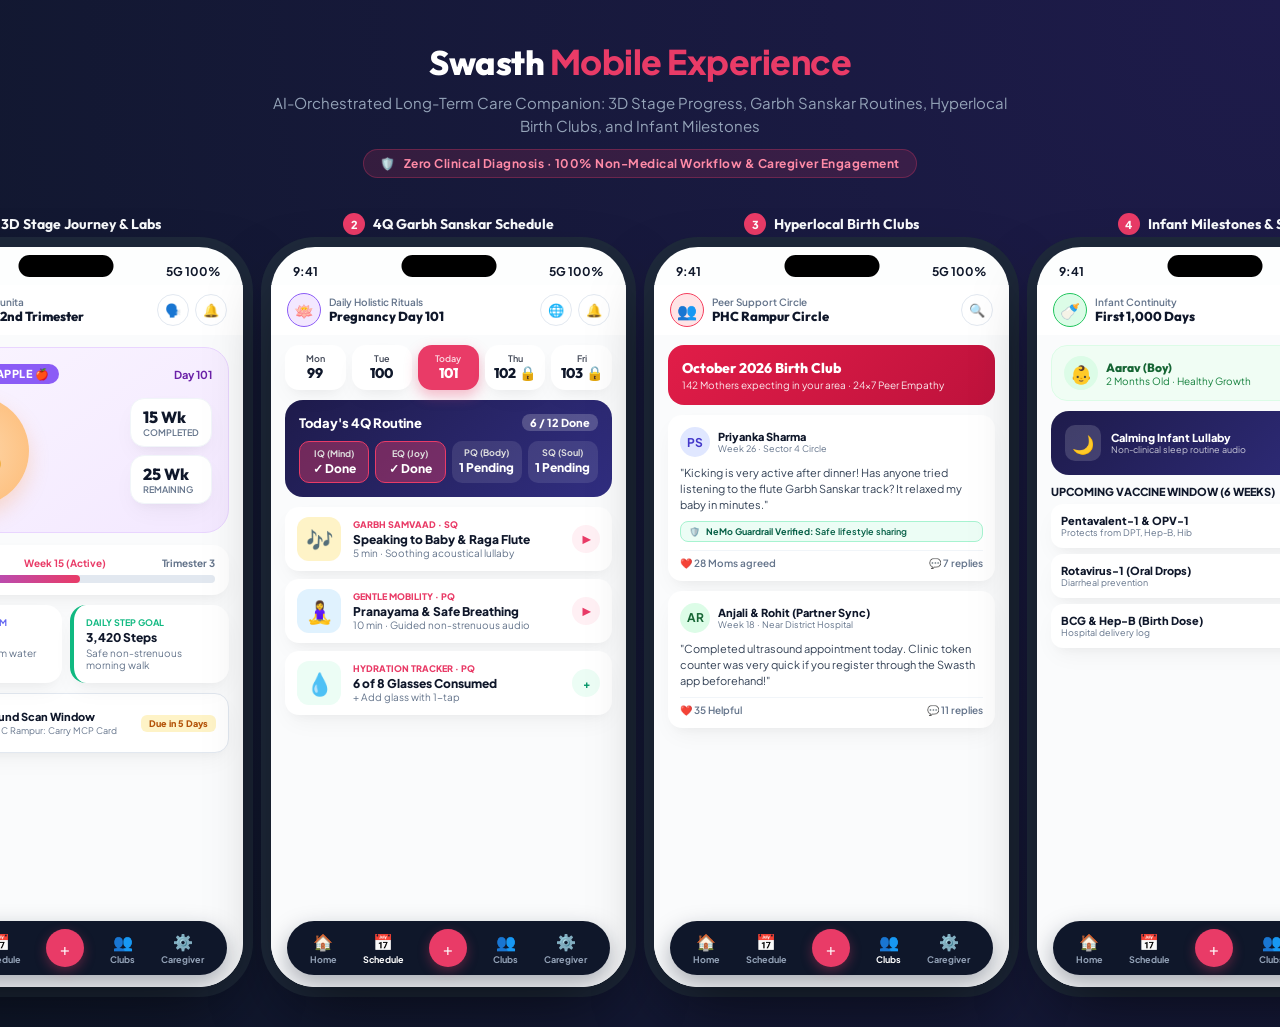
<file: assets/app_design/swasth_app_design.html>
<!DOCTYPE html>
<html lang="en">
<head>
<meta charset="UTF-8">
<meta name="viewport" content="width=device-width, initial-scale=1.0">
<title>Swasth - Next-Gen Maternal & Child Care App</title>
<link href="https://fonts.googleapis.com/css2?family=Plus+Jakarta+Sans:wght@400;500;600;700;800&family=Outfit:wght@400;500;600;700;800&display=swap" rel="stylesheet">
<style>
  :root {
    --primary: #E93B67;
    --primary-glow: rgba(233, 59, 103, 0.35);
    --primary-light: #FFF0F4;
    --secondary: #6366F1;
    --secondary-light: #EEF2FF;
    --lavender: #8B5CF6;
    --lavender-light: #F5F3FF;
    --mint: #10B981;
    --mint-light: #ECFDF5;
    --sky: #0EA5E9;
    --sky-light: #F0F9FF;
    --dark: #0F172A;
    --text-muted: #64748B;
    --card-bg: #FFFFFF;
    --border: #F1F5F9;
    --shadow-soft: 0 10px 25px -5px rgba(0, 0, 0, 0.05), 0 8px 10px -6px rgba(0, 0, 0, 0.03);
    --shadow-float: 0 20px 35px -10px rgba(99, 102, 241, 0.15);
  }

  * { box-sizing: border-box; margin: 0; padding: 0; font-family: 'Plus Jakarta Sans', sans-serif; }
  body {
    background: radial-gradient(circle at top right, #1E1B4B 0%, #0F172A 100%);
    color: var(--dark);
    padding: 40px 20px;
    display: flex;
    flex-direction: column;
    align-items: center;
    min-height: 100vh;
  }

  .header-brand { text-align: center; color: white; margin-bottom: 35px; }
  .header-brand h1 { font-size: 34px; font-weight: 800; letter-spacing: -0.5px; font-family: 'Outfit', sans-serif; }
  .header-brand h1 span { color: var(--primary); }
  .header-brand p { color: #94A3B8; font-size: 15px; margin-top: 8px; max-width: 750px; line-height: 1.5; }
  .tagline-badge {
    display: inline-flex;
    align-items: center;
    gap: 8px;
    background: rgba(233, 59, 103, 0.15);
    color: #FF8BA7;
    border: 1px solid rgba(233, 59, 103, 0.3);
    padding: 6px 16px;
    border-radius: 999px;
    font-size: 12px;
    font-weight: 700;
    margin-top: 12px;
    letter-spacing: 0.5px;
  }

  .showcase-grid {
    display: grid;
    grid-template-columns: repeat(4, 355px);
    gap: 28px;
    width: 100%;
    max-width: 1540px;
    justify-content: center;
  }

  .device-card { display: flex; flex-direction: column; align-items: center; }
  .device-title {
    color: #F8FAFC;
    font-size: 14px;
    font-weight: 700;
    margin-bottom: 12px;
    display: flex;
    align-items: center;
    gap: 8px;
    font-family: 'Outfit', sans-serif;
  }
  .device-title .num {
    background: var(--primary);
    color: white;
    border-radius: 50%;
    width: 22px;
    height: 22px;
    display: flex;
    align-items: center;
    justify-content: center;
    font-size: 11px;
    font-weight: 800;
  }

  .phone-frame {
    width: 355px;
    height: 740px;
    background: #FDFEFE;
    border-radius: 44px;
    box-shadow: 0 30px 70px -15px rgba(0,0,0,0.6), 0 0 0 10px #1E293B;
    position: relative;
    overflow: hidden;
    display: flex;
    flex-direction: column;
  }

  .status-bar {
    height: 38px;
    padding: 10px 22px 0;
    display: flex;
    justify-content: space-between;
    align-items: center;
    font-size: 12px;
    font-weight: 700;
    color: #0F172A;
    z-index: 20;
  }
  .dynamic-island {
    position: absolute;
    top: 8px;
    left: 50%;
    transform: translateX(-50%);
    width: 95px;
    height: 22px;
    background: #000;
    border-radius: 20px;
    z-index: 25;
  }

  .screen-content {
    flex: 1;
    overflow-y: auto;
    padding-bottom: 68px;
    background: #FAFBFC;
    position: relative;
  }

  /* Glassmorphic App Header */
  .app-header {
    padding: 8px 16px;
    display: flex;
    justify-content: space-between;
    align-items: center;
    background: rgba(255, 255, 255, 0.9);
    backdrop-filter: blur(10px);
  }
  .user-badge-wrap { display: flex; align-items: center; gap: 8px; }
  .user-avatar-mini {
    width: 34px;
    height: 34px;
    border-radius: 50%;
    background: #FEE2E2;
    display: flex;
    align-items: center;
    justify-content: center;
    font-size: 16px;
    border: 1.5px solid var(--primary);
  }
  .greeting-sub { font-size: 10px; color: var(--text-muted); font-weight: 600; }
  .user-status-text { font-size: 13px; font-weight: 800; color: var(--dark); font-family: 'Outfit', sans-serif; }
  .header-actions { display: flex; gap: 6px; }
  .icon-btn {
    width: 32px;
    height: 32px;
    border-radius: 50%;
    background: white;
    border: 1px solid #E2E8F0;
    display: flex;
    align-items: center;
    justify-content: center;
    font-size: 13px;
    cursor: pointer;
  }

  /* Modern Floating Bottom Nav */
  .bottom-nav {
    position: absolute;
    bottom: 12px;
    left: 16px;
    right: 16px;
    height: 54px;
    background: #0F172A;
    border-radius: 28px;
    display: flex;
    justify-content: space-around;
    align-items: center;
    box-shadow: 0 10px 25px rgba(15, 23, 42, 0.35);
    z-index: 30;
    padding: 0 10px;
  }
  .nav-item {
    display: flex;
    flex-direction: column;
    align-items: center;
    color: #94A3B8;
    font-size: 9px;
    font-weight: 700;
    gap: 2px;
    cursor: pointer;
  }
  .nav-item.active { color: white; }
  .nav-item .icon { font-size: 16px; }
  .nav-fab-center {
    width: 38px;
    height: 38px;
    background: var(--primary);
    border-radius: 50%;
    display: flex;
    align-items: center;
    justify-content: center;
    color: white;
    font-size: 16px;
    box-shadow: 0 4px 12px var(--primary-glow);
  }

  /* SCREEN 1: 3D PREGNANCY JOURNEY & MILESTONE HERO */
  .hero-journey-card {
    background: linear-gradient(145deg, #FAF5FF 0%, #F3E8FF 100%);
    border: 1px solid #E9D5FF;
    border-radius: 24px;
    margin: 12px 14px;
    padding: 16px;
    position: relative;
    overflow: hidden;
  }
  .journey-stage-row { display: flex; justify-content: space-between; align-items: center; margin-bottom: 12px; }
  .stage-badge {
    background: var(--lavender);
    color: white;
    font-size: 11px;
    font-weight: 800;
    padding: 3px 10px;
    border-radius: 12px;
    letter-spacing: 0.5px;
  }
  .hero-visual-center {
    display: flex;
    align-items: center;
    justify-content: space-between;
    margin: 10px 0;
  }
  .fetus-art {
    width: 110px;
    height: 110px;
    border-radius: 50%;
    background: radial-gradient(circle, #FED7AA 0%, #FDBA74 100%);
    display: flex;
    align-items: center;
    justify-content: center;
    font-size: 54px;
    box-shadow: 0 10px 20px rgba(251, 146, 60, 0.25);
  }
  .stats-floating { display: flex; flex-direction: column; gap: 8px; }
  .stat-chip {
    background: white;
    border-radius: 14px;
    padding: 8px 12px;
    box-shadow: var(--shadow-soft);
    border: 1px solid #F1F5F9;
  }
  .stat-chip .val { font-size: 16px; font-weight: 800; color: var(--dark); font-family: 'Outfit', sans-serif; }
  .stat-chip .lbl { font-size: 9px; color: var(--text-muted); font-weight: 600; text-transform: uppercase; }

  /* Timeline Progress Bar */
  .progress-tracker-wrap {
    background: white;
    border-radius: 16px;
    padding: 12px 14px;
    margin: 0 14px 10px;
    box-shadow: var(--shadow-soft);
  }
  .timeline-bar-labels { display: flex; justify-content: space-between; font-size: 10px; font-weight: 700; color: var(--text-muted); margin-bottom: 6px; }
  .bar-rail { height: 8px; background: #E2E8F0; border-radius: 999px; overflow: hidden; position: relative; }
  .bar-fill { width: 55%; height: 100%; background: linear-gradient(90deg, #8B5CF6, #E93B67); border-radius: 999px; }

  /* Symptom & Routine Checkers */
  .routine-grid { display: grid; grid-template-columns: 1fr 1fr; gap: 8px; margin: 0 14px 10px; }
  .routine-card {
    background: white;
    border-radius: 16px;
    padding: 12px;
    box-shadow: var(--shadow-soft);
    border-left: 4px solid var(--primary);
  }
  .routine-card.mint { border-left-color: var(--mint); }
  .rc-status { font-size: 9px; font-weight: 700; color: var(--mint); text-transform: uppercase; }
  .rc-name { font-size: 12px; font-weight: 800; color: var(--dark); margin-top: 2px; }
  .rc-desc { font-size: 10px; color: var(--text-muted); margin-top: 2px; }

  /* Upcoming Clinic Investigation */
  .investigation-card {
    background: white;
    border-radius: 14px;
    margin: 0 14px;
    padding: 12px;
    display: flex;
    align-items: center;
    justify-content: space-between;
    box-shadow: var(--shadow-soft);
    border: 1px solid #E2E8F0;
  }
  .inv-left { display: flex; align-items: center; gap: 10px; }
  .inv-icon { width: 34px; height: 34px; border-radius: 10px; background: #EFF6FF; display: flex; align-items: center; justify-content: center; font-size: 16px; }
  .inv-title { font-size: 11px; font-weight: 800; color: var(--dark); }
  .inv-sub { font-size: 9px; color: var(--text-muted); margin-top: 2px; }
  .inv-badge { background: #FEF3C7; color: #B45309; font-size: 9px; font-weight: 800; padding: 3px 8px; border-radius: 6px; }

  /* SCREEN 2: 4Q GARBH SANSKAR SCHEDULE */
  .date-scroller-modern {
    display: flex;
    justify-content: space-between;
    margin: 10px 14px;
    gap: 6px;
  }
  .d-pill {
    flex: 1;
    background: white;
    border-radius: 14px;
    padding: 8px 4px;
    text-align: center;
    box-shadow: var(--shadow-soft);
  }
  .d-pill.active {
    background: var(--primary);
    color: white;
    box-shadow: 0 6px 14px var(--primary-glow);
  }
  .d-pill .wday { font-size: 9px; font-weight: 600; opacity: 0.8; }
  .d-pill .dnum { font-size: 14px; font-weight: 800; font-family: 'Outfit', sans-serif; }

  .four-q-banner {
    background: linear-gradient(135deg, #1E1B4B 0%, #312E81 100%);
    color: white;
    border-radius: 18px;
    margin: 0 14px 10px;
    padding: 14px;
  }
  .fq-title { font-size: 13px; font-weight: 800; display: flex; justify-content: space-between; align-items: center; font-family: 'Outfit', sans-serif; }
  .fq-pills-row { display: grid; grid-template-columns: repeat(4, 1fr); gap: 6px; margin-top: 10px; }
  .fq-chip {
    background: rgba(255, 255, 255, 0.1);
    border-radius: 10px;
    padding: 6px 2px;
    text-align: center;
  }
  .fq-chip.done { background: rgba(233, 59, 103, 0.4); border: 1px solid var(--primary); }
  .fq-label { font-size: 9px; font-weight: 700; color: #DDD; }
  .fq-score { font-size: 12px; font-weight: 800; margin-top: 2px; }

  .activity-item-v2 {
    background: white;
    border-radius: 14px;
    margin: 0 14px 8px;
    padding: 10px 12px;
    display: flex;
    align-items: center;
    gap: 12px;
    box-shadow: var(--shadow-soft);
  }
  .act-art {
    width: 44px;
    height: 44px;
    border-radius: 12px;
    background: #FEF3C7;
    display: flex;
    align-items: center;
    justify-content: center;
    font-size: 22px;
  }
  .act-details { flex: 1; }
  .act-cat { font-size: 9px; font-weight: 800; color: var(--primary); text-transform: uppercase; }
  .act-heading { font-size: 12px; font-weight: 800; color: var(--dark); margin-top: 2px; }
  .act-duration { font-size: 10px; color: var(--text-muted); }
  .play-pill {
    width: 28px;
    height: 28px;
    border-radius: 50%;
    background: var(--primary-light);
    color: var(--primary);
    display: flex;
    align-items: center;
    justify-content: center;
    font-size: 11px;
    font-weight: 800;
  }

  /* SCREEN 3: HYPERLOCAL BIRTH CLUBS & COMMUNITY */
  .club-header-box {
    background: linear-gradient(135deg, #E11D48 0%, #BE123C 100%);
    color: white;
    padding: 14px;
    margin: 10px 14px;
    border-radius: 16px;
  }
  .club-name { font-size: 14px; font-weight: 800; font-family: 'Outfit', sans-serif; }
  .club-meta { font-size: 10px; opacity: 0.9; margin-top: 2px; }
  
  .post-card-v2 {
    background: white;
    border-radius: 14px;
    margin: 0 14px 10px;
    padding: 12px;
    box-shadow: var(--shadow-soft);
  }
  .post-author { display: flex; align-items: center; gap: 8px; margin-bottom: 8px; }
  .author-avatar { width: 30px; height: 30px; border-radius: 50%; background: #E0E7FF; display: flex; align-items: center; justify-content: center; font-size: 12px; font-weight: 700; color: #4338CA; }
  .author-name { font-size: 11px; font-weight: 800; color: var(--dark); }
  .author-sub { font-size: 9px; color: var(--text-muted); }
  .post-body { font-size: 11px; color: #334155; line-height: 1.45; }
  .post-guardrail-tag {
    background: #ECFDF5;
    border: 1px solid #A7F3D0;
    border-radius: 8px;
    padding: 4px 8px;
    font-size: 9px;
    color: #065F46;
    margin-top: 8px;
    display: flex;
    align-items: center;
    gap: 6px;
    font-weight: 600;
  }
  .post-footer {
    display: flex;
    justify-content: space-between;
    margin-top: 8px;
    font-size: 10px;
    color: var(--text-muted);
    font-weight: 600;
    padding-top: 6px;
    border-top: 1px solid #F1F5F9;
  }

  /* SCREEN 4: POSTNATAL & WEANING & SLEEP AUDIO */
  .baby-profile-bar {
    background: #F0FDF4;
    border: 1px solid #DCFCE7;
    border-radius: 16px;
    padding: 10px 12px;
    margin: 10px 14px;
    display: flex;
    align-items: center;
    justify-content: space-between;
  }
  .baby-badge-left { display: flex; align-items: center; gap: 8px; }
  .baby-avatar { width: 34px; height: 34px; border-radius: 50%; background: #DCFCE7; display: flex; align-items: center; justify-content: center; font-size: 18px; }
  .baby-name { font-size: 12px; font-weight: 800; color: #166534; font-family: 'Outfit', sans-serif; }
  .baby-age { font-size: 10px; color: #15803D; }

  .sleep-audio-player {
    background: linear-gradient(135deg, #1E1B4B 0%, #312E81 100%);
    color: white;
    border-radius: 18px;
    margin: 0 14px 10px;
    padding: 14px;
  }
  .player-top { display: flex; align-items: center; justify-content: space-between; }
  .track-info { display: flex; align-items: center; gap: 10px; }
  .track-art { width: 36px; height: 36px; border-radius: 10px; background: rgba(255,255,255,0.15); display: flex; align-items: center; justify-content: center; font-size: 18px; }
  .track-name { font-size: 11px; font-weight: 800; }
  .track-meta { font-size: 9px; opacity: 0.75; }
  .play-btn-large { width: 32px; height: 32px; border-radius: 50%; background: var(--primary); display: flex; align-items: center; justify-content: center; font-size: 12px; color: white; }
  
  .vax-compact-list { margin: 0 14px; }
  .vax-row {
    background: white;
    border-radius: 12px;
    padding: 10px;
    margin-bottom: 6px;
    display: flex;
    justify-content: space-between;
    align-items: center;
    box-shadow: var(--shadow-soft);
  }
  .vax-info-name { font-size: 11px; font-weight: 800; color: var(--dark); }
  .vax-info-timing { font-size: 9px; color: var(--text-muted); }
  .vax-pill-due { background: #FEF3C7; color: #B45309; font-size: 9px; font-weight: 800; padding: 3px 8px; border-radius: 6px; }
</style>
</head>
<body>

  <div class="header-brand">
    <h1>Swasth <span>Mobile Experience</span></h1>
    <p>AI-Orchestrated Long-Term Care Companion: 3D Stage Progress, Garbh Sanskar Routines, Hyperlocal Birth Clubs, and Infant Milestones</p>
    <div class="tagline-badge">
      <span>🛡️</span> Zero Clinical Diagnosis · 100% Non-Medical Workflow & Caregiver Engagement
    </div>
  </div>

  <div class="showcase-grid">

    <!-- DEVICE 1: STAGE-AWARE 3D PROGRESS -->
    <div class="device-card">
      <div class="device-title"><span class="num">1</span> 3D Stage Journey & Labs</div>
      <div class="phone-frame">
        <div class="dynamic-island"></div>
        <div class="status-bar"><span>9:41</span><span>5G 100%</span></div>
        <div class="screen-content">
          <div class="app-header">
            <div class="user-badge-wrap">
              <div class="user-avatar-mini">🤰</div>
              <div>
                <div class="greeting-sub">Namaste, Sunita</div>
                <div class="user-status-text">Week 15 · 2nd Trimester</div>
              </div>
            </div>
            <div class="header-actions">
              <div class="icon-btn">🗣️</div>
              <div class="icon-btn">🔔</div>
            </div>
          </div>

          <!-- Hero 3D Card -->
          <div class="hero-journey-card">
            <div class="journey-stage-row">
              <span class="stage-badge">BABY SIZE: APPLE 🍎</span>
              <span style="font-size: 11px; font-weight: 700; color: #6B21A8;">Day 101</span>
            </div>
            <div class="hero-visual-center">
              <div class="fetus-art">👶</div>
              <div class="stats-floating">
                <div class="stat-chip">
                  <div class="val">15 Wk</div>
                  <div class="lbl">Completed</div>
                </div>
                <div class="stat-chip">
                  <div class="val">25 Wk</div>
                  <div class="lbl">Remaining</div>
                </div>
              </div>
            </div>
          </div>

          <!-- Progress Bar -->
          <div class="progress-tracker-wrap">
            <div class="timeline-bar-labels">
              <span>Trimester 1</span>
              <span style="color: var(--primary);">Week 15 (Active)</span>
              <span>Trimester 3</span>
            </div>
            <div class="bar-rail">
              <div class="bar-fill"></div>
            </div>
          </div>

          <!-- Non-Clinical Routine Nudges -->
          <div class="routine-grid">
            <div class="routine-card">
              <div class="rc-status" style="color: #6366F1;">Normal Symptom</div>
              <div class="rc-name">Mild Fatigue</div>
              <div class="rc-desc">Gentle rest & warm water hydration</div>
            </div>
            <div class="routine-card mint">
              <div class="rc-status">Daily Step Goal</div>
              <div class="rc-name">3,420 Steps</div>
              <div class="rc-desc">Safe non-strenuous morning walk</div>
            </div>
          </div>

          <!-- Upcoming Investigation -->
          <div class="investigation-card">
            <div class="inv-left">
              <div class="inv-icon">🏥</div>
              <div>
                <div class="inv-title">Ultrasound Scan Window</div>
                <div class="inv-sub">Slot at PHC Rampur: Carry MCP Card</div>
              </div>
            </div>
            <div class="inv-badge">Due in 5 Days</div>
          </div>
        </div>

        <div class="bottom-nav">
          <div class="nav-item active"><span class="icon">🏠</span><span>Home</span></div>
          <div class="nav-item"><span class="icon">📅</span><span>Schedule</span></div>
          <div class="nav-fab-center"><span>+</span></div>
          <div class="nav-item"><span class="icon">👥</span><span>Clubs</span></div>
          <div class="nav-item"><span class="icon">⚙️</span><span>Caregiver</span></div>
        </div>
      </div>
    </div>

    <!-- DEVICE 2: 4Q GARBH SANSKAR SCHEDULE -->
    <div class="device-card">
      <div class="device-title"><span class="num">2</span> 4Q Garbh Sanskar Schedule</div>
      <div class="phone-frame">
        <div class="dynamic-island"></div>
        <div class="status-bar"><span>9:41</span><span>5G 100%</span></div>
        <div class="screen-content">
          <div class="app-header">
            <div class="user-badge-wrap">
              <div class="user-avatar-mini" style="background: #F3E8FF; border-color: var(--lavender);">🪷</div>
              <div>
                <div class="greeting-sub">Daily Holistic Rituals</div>
                <div class="user-status-text">Pregnancy Day 101</div>
              </div>
            </div>
            <div class="header-actions">
              <div class="icon-btn">🌐</div>
              <div class="icon-btn">🔔</div>
            </div>
          </div>

          <!-- Date Scroller -->
          <div class="date-scroller-modern">
            <div class="d-pill"><div class="wday">Mon</div><div class="dnum">99</div></div>
            <div class="d-pill"><div class="wday">Tue</div><div class="dnum">100</div></div>
            <div class="d-pill active"><div class="wday">Today</div><div class="dnum">101</div></div>
            <div class="d-pill"><div class="wday">Thu</div><div class="dnum">102 🔒</div></div>
            <div class="d-pill"><div class="wday">Fri</div><div class="dnum">103 🔒</div></div>
          </div>

          <!-- 4Q Framework -->
          <div class="four-q-banner">
            <div class="fq-title">
              <span>Today's 4Q Routine</span>
              <span style="font-size: 11px; background: rgba(255,255,255,0.2); padding: 2px 8px; border-radius: 8px;">6 / 12 Done</span>
            </div>
            <div class="fq-pills-row">
              <div class="fq-chip done"><div class="fq-label">IQ (Mind)</div><div class="fq-score">✓ Done</div></div>
              <div class="fq-chip done"><div class="fq-label">EQ (Joy)</div><div class="fq-score">✓ Done</div></div>
              <div class="fq-chip"><div class="fq-label">PQ (Body)</div><div class="fq-score">1 Pending</div></div>
              <div class="fq-chip"><div class="fq-label">SQ (Soul)</div><div class="fq-score">1 Pending</div></div>
            </div>
          </div>

          <!-- Activity List -->
          <div class="activity-item-v2">
            <div class="act-art">🎶</div>
            <div class="act-details">
              <div class="act-cat">Garbh Samvaad · SQ</div>
              <div class="act-heading">Speaking to Baby & Raga Flute</div>
              <div class="act-duration">5 min · Soothing acoustical lullaby</div>
            </div>
            <div class="play-pill">▶</div>
          </div>

          <div class="activity-item-v2">
            <div class="act-art" style="background: #E0F2FE;">🧘‍♀️</div>
            <div class="act-details">
              <div class="act-cat">Gentle Mobility · PQ</div>
              <div class="act-heading">Pranayama & Safe Breathing</div>
              <div class="act-duration">10 min · Guided non-strenuous audio</div>
            </div>
            <div class="play-pill">▶</div>
          </div>

          <div class="activity-item-v2">
            <div class="act-art" style="background: #ECFDF5;">💧</div>
            <div class="act-details">
              <div class="act-cat">Hydration Tracker · PQ</div>
              <div class="act-heading">6 of 8 Glasses Consumed</div>
              <div class="act-duration">+ Add glass with 1-tap</div>
            </div>
            <div class="play-pill" style="background: #ECFDF5; color: #059669;">+</div>
          </div>
        </div>

        <div class="bottom-nav">
          <div class="nav-item"><span class="icon">🏠</span><span>Home</span></div>
          <div class="nav-item active"><span class="icon">📅</span><span>Schedule</span></div>
          <div class="nav-fab-center"><span>+</span></div>
          <div class="nav-item"><span class="icon">👥</span><span>Clubs</span></div>
          <div class="nav-item"><span class="icon">⚙️</span><span>Caregiver</span></div>
        </div>
      </div>
    </div>

    <!-- DEVICE 3: HYPERLOCAL BIRTH CLUBS -->
    <div class="device-card">
      <div class="device-title"><span class="num">3</span> Hyperlocal Birth Clubs</div>
      <div class="phone-frame">
        <div class="dynamic-island"></div>
        <div class="status-bar"><span>9:41</span><span>5G 100%</span></div>
        <div class="screen-content">
          <div class="app-header">
            <div class="user-badge-wrap">
              <div class="user-avatar-mini" style="background: #FFE4E6; border-color: #F43F5E;">👥</div>
              <div>
                <div class="greeting-sub">Peer Support Circle</div>
                <div class="user-status-text">PHC Rampur Circle</div>
              </div>
            </div>
            <div class="header-actions">
              <div class="icon-btn">🔍</div>
            </div>
          </div>

          <div class="club-header-box">
            <div class="club-name">October 2026 Birth Club</div>
            <div class="club-meta">142 Mothers expecting in your area · 24x7 Peer Empathy</div>
          </div>

          <!-- Post 1 -->
          <div class="post-card-v2">
            <div class="post-author">
              <div class="author-avatar">PS</div>
              <div>
                <div class="author-name">Priyanka Sharma</div>
                <div class="author-sub">Week 26 · Sector 4 Circle</div>
              </div>
            </div>
            <div class="post-body">
              "Kicking is very active after dinner! Has anyone tried listening to the flute Garbh Sanskar track? It relaxed my baby in minutes."
            </div>
            <div class="post-guardrail-tag">
              <span>🛡️</span>
              <span><strong>NeMo Guardrail Verified:</strong> Safe lifestyle sharing</span>
            </div>
            <div class="post-footer">
              <span>❤️ 28 Moms agreed</span>
              <span>💬 7 replies</span>
            </div>
          </div>

          <!-- Post 2 with Caregiver -->
          <div class="post-card-v2">
            <div class="post-author">
              <div class="author-avatar" style="background: #DCFCE7; color: #166534;">AR</div>
              <div>
                <div class="author-name">Anjali & Rohit (Partner Sync)</div>
                <div class="author-sub">Week 18 · Near District Hospital</div>
              </div>
            </div>
            <div class="post-body">
              "Completed ultrasound appointment today. Clinic token counter was very quick if you register through the Swasth app beforehand!"
            </div>
            <div class="post-footer">
              <span>❤️ 35 Helpful</span>
              <span>💬 11 replies</span>
            </div>
          </div>
        </div>

        <div class="bottom-nav">
          <div class="nav-item"><span class="icon">🏠</span><span>Home</span></div>
          <div class="nav-item"><span class="icon">📅</span><span>Schedule</span></div>
          <div class="nav-fab-center"><span>+</span></div>
          <div class="nav-item active"><span class="icon">👥</span><span>Clubs</span></div>
          <div class="nav-item"><span class="icon">⚙️</span><span>Caregiver</span></div>
        </div>
      </div>
    </div>

    <!-- DEVICE 4: POSTNATAL, VACCINES & SLEEP -->
    <div class="device-card">
      <div class="device-title"><span class="num">4</span> Infant Milestones & Sleep</div>
      <div class="phone-frame">
        <div class="dynamic-island"></div>
        <div class="status-bar"><span>9:41</span><span>5G 100%</span></div>
        <div class="screen-content">
          <div class="app-header">
            <div class="user-badge-wrap">
              <div class="user-avatar-mini" style="background: #DCFCE7; border-color: #22C55E;">🍼</div>
              <div>
                <div class="greeting-sub">Infant Continuity</div>
                <div class="user-status-text">First 1,000 Days</div>
              </div>
            </div>
            <div class="header-actions">
              <div class="icon-btn">🔔</div>
            </div>
          </div>

          <div class="baby-profile-bar">
            <div class="baby-badge-left">
              <div class="baby-avatar">👶</div>
              <div>
                <div class="baby-name">Aarav (Boy)</div>
                <div class="baby-age">2 Months Old · Healthy Growth</div>
              </div>
            </div>
            <span style="font-size: 11px; font-weight: 700; color: #16A34A;">MCP Synced ✓</span>
          </div>

          <!-- Audio Sleep Coaching -->
          <div class="sleep-audio-player">
            <div class="player-top">
              <div class="track-info">
                <div class="track-art">🌙</div>
                <div>
                  <div class="track-name">Calming Infant Lullaby</div>
                  <div class="track-meta">Non-clinical sleep routine audio</div>
                </div>
              </div>
              <div class="play-btn-large">▶</div>
            </div>
          </div>

          <!-- Vaccination Cohort -->
          <div style="margin: 10px 14px 6px; font-size: 11px; font-weight: 800; color: var(--dark); text-transform: uppercase;">
            Upcoming Vaccine Window (6 Weeks)
          </div>

          <div class="vax-compact-list">
            <div class="vax-row">
              <div>
                <div class="vax-info-name">Pentavalent-1 & OPV-1</div>
                <div class="vax-info-timing">Protects from DPT, Hep-B, Hib</div>
              </div>
              <span class="vax-pill-due">Due in 4 Days</span>
            </div>

            <div class="vax-row">
              <div>
                <div class="vax-info-name">Rotavirus-1 (Oral Drops)</div>
                <div class="vax-info-timing">Diarrheal prevention</div>
              </div>
              <span class="vax-pill-due">Due in 4 Days</span>
            </div>

            <div class="vax-row">
              <div>
                <div class="vax-info-name">BCG & Hep-B (Birth Dose)</div>
                <div class="vax-info-timing">Hospital delivery log</div>
              </div>
              <span style="color: #059669; font-size: 10px; font-weight: 800;">✓ Done</span>
            </div>
          </div>
        </div>

        <div class="bottom-nav">
          <div class="nav-item"><span class="icon">🏠</span><span>Home</span></div>
          <div class="nav-item"><span class="icon">📅</span><span>Schedule</span></div>
          <div class="nav-fab-center"><span>+</span></div>
          <div class="nav-item"><span class="icon">👥</span><span>Clubs</span></div>
          <div class="nav-item active"><span class="icon">⚙️</span><span>Caregiver</span></div>
        </div>
      </div>
    </div>

  </div>

</body>
</html>
</file>
